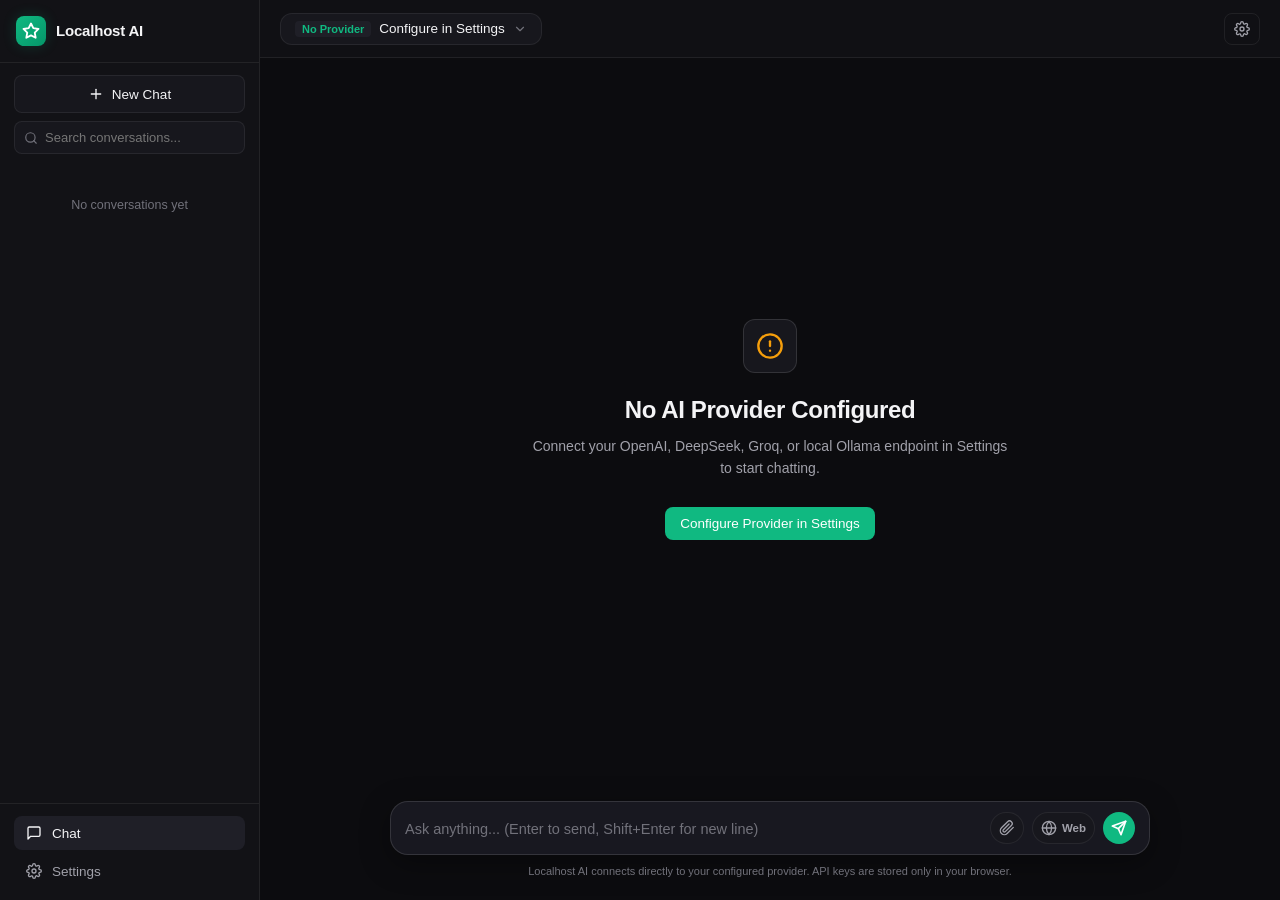
<file: index.html>
<!DOCTYPE html>
<html lang="en" data-theme="dark">
<head>
  <meta charset="UTF-8">
  <meta name="viewport" content="width=device-width, initial-scale=1.0">
  <title>Localhost AI Chat</title>
  <meta name="description" content="Local, privacy-focused ChatGPT-style AI interface built entirely with Vanilla HTML5, CSS3, and JavaScript.">
  <link rel="stylesheet" href="style.css?v=2.2">
  <link rel="icon" href="data:image/svg+xml,%3Csvg xmlns='http://www.w3.org/2000/svg' viewBox='0 0 24 24' fill='%2310b981'%3E%3Cpath d='M12 2C6.48 2 2 6.48 2 12s4.48 10 10 10 10-4.48 10-10S17.52 2 12 2zm-1 14H9v-2h2v2zm0-4H9V7h2v5z'/%3E%3C/svg%3E">
</head>
<body>
  <div class="app-container">
    <!-- Mobile Sidebar Backdrop -->
    <div class="sidebar-backdrop" id="sidebar-backdrop"></div>

    <!-- Sidebar Navigation -->
    <aside class="app-sidebar" id="app-sidebar" aria-label="Sidebar Navigation">
      <div class="sidebar-header">
        <div class="app-brand">
          <div class="brand-badge">
            <svg width="18" height="18" viewBox="0 0 24 24" fill="none" stroke="currentColor" stroke-width="2.5" stroke-linecap="round" stroke-linejoin="round">
              <polygon points="12 2 15.09 8.26 22 9.27 17 14.14 18.18 21.02 12 17.77 5.82 21.02 7 14.14 2 9.27 8.91 8.26 12 2"></polygon>
            </svg>
          </div>
          <span class="brand-text">Localhost AI</span>
        </div>
      </div>

      <div class="sidebar-actions">
        <button type="button" class="btn-new-chat" id="btn-new-chat" title="Create a new conversation" onclick="if(window.__startNewChat) window.__startNewChat();">
          <svg width="16" height="16" viewBox="0 0 24 24" fill="none" stroke="currentColor" stroke-width="2" stroke-linecap="round" stroke-linejoin="round">
            <line x1="12" y1="5" x2="12" y2="19"></line>
            <line x1="5" y1="12" x2="19" y2="12"></line>
          </svg>
          <span>New Chat</span>
        </button>

        <div class="sidebar-search-box">
          <svg width="14" height="14" viewBox="0 0 24 24" fill="none" stroke="currentColor" stroke-width="2" stroke-linecap="round" stroke-linejoin="round">
            <circle cx="11" cy="11" r="8"></circle>
            <line x1="21" y1="21" x2="16.65" y2="16.65"></line>
          </svg>
          <input type="search" class="sidebar-search-input" id="search-chats-input" placeholder="Search conversations..." aria-label="Search conversations">
        </div>
      </div>

      <div class="sidebar-history-scroll" id="sidebar-chats-container" role="navigation" aria-label="Chat History">
        <!-- Rendered dynamically by js/ui.js -->
      </div>

      <div class="sidebar-footer">
        <button type="button" class="nav-link-btn active" id="nav-chat-btn" onclick="window.location.hash='#chat'">
          <svg width="16" height="16" viewBox="0 0 24 24" fill="none" stroke="currentColor" stroke-width="2" stroke-linecap="round" stroke-linejoin="round">
            <path d="M21 15a2 2 0 0 1-2 2H7l-4 4V5a2 2 0 0 1 2-2h14a2 2 0 0 1 2 2z"></path>
          </svg>
          <span>Chat</span>
        </button>
        <button type="button" class="nav-link-btn" id="nav-settings-btn" onclick="window.location.hash='#settings'">
          <svg width="16" height="16" viewBox="0 0 24 24" fill="none" stroke="currentColor" stroke-width="2" stroke-linecap="round" stroke-linejoin="round">
            <circle cx="12" cy="12" r="3"></circle>
            <path d="M19.4 15a1.65 1.65 0 0 0 .33 1.82l.06.06a2 2 0 0 1 0 2.83 2 2 0 0 1-2.83 0l-.06-.06a1.65 1.65 0 0 0-1.82-.33 1.65 1.65 0 0 0-1 1.51V21a2 2 0 0 1-2 2 2 2 0 0 1-2-2v-.09A1.65 1.65 0 0 0 9 19.4a1.65 1.65 0 0 0-1.82.33l-.06.06a2 2 0 0 1-2.83 0 2 2 0 0 1 0-2.83l.06-.06a1.65 1.65 0 0 0 .33-1.82 1.65 1.65 0 0 0-1.51-1H3a2 2 0 0 1-2-2 2 2 0 0 1 2-2h.09A1.65 1.65 0 0 0 4.6 9a1.65 1.65 0 0 0-.33-1.82l-.06-.06a2 2 0 0 1 0-2.83 2 2 0 0 1 2.83 0l.06.06a1.65 1.65 0 0 0 1.82.33H9a1.65 1.65 0 0 0 1-1.51V3a2 2 0 0 1 2-2 2 2 0 0 1 2 2v.09a1.65 1.65 0 0 0 1 1.51 1.65 1.65 0 0 0 1.82-.33l.06-.06a2 2 0 0 1 2.83 0 2 2 0 0 1 0 2.83l-.06.06a1.65 1.65 0 0 0-.33 1.82V9a1.65 1.65 0 0 0 1.51 1H21a2 2 0 0 1 2 2 2 2 0 0 1-2 2h-.09a1.65 1.65 0 0 0-1.51 1z"></path>
          </svg>
          <span>Settings</span>
        </button>
      </div>
    </aside>

    <!-- Main Workspace Area -->
    <main class="app-main">
      <!-- Chat View -->
      <section class="chat-view" id="view-chat" style="display: flex; flex-direction: column; height: 100%;">
        <!-- Header Bar with Model Selector -->
        <header class="main-header">
          <div class="header-left">
            <button type="button" class="btn-mobile-sidebar" id="btn-sidebar-toggle" aria-label="Toggle Sidebar Menu">
              <svg width="20" height="20" viewBox="0 0 24 24" fill="none" stroke="currentColor" stroke-width="2" stroke-linecap="round" stroke-linejoin="round">
                <line x1="3" y1="12" x2="21" y2="12"></line>
                <line x1="3" y1="6" x2="21" y2="6"></line>
                <line x1="3" y1="18" x2="21" y2="18"></line>
              </svg>
            </button>

            <!-- Dynamic Model Selector Popover -->
            <div class="model-selector-container">
              <button type="button" class="btn-model-selector" id="model-selector-btn" aria-haspopup="true" aria-expanded="false">
                <span class="model-badge">Loading...</span>
                <span class="model-name">Please wait</span>
                <svg class="chevron-down" width="14" height="14" viewBox="0 0 24 24" fill="none" stroke="currentColor" stroke-width="2" stroke-linecap="round" stroke-linejoin="round">
                  <polyline points="6 9 12 15 18 9"></polyline>
                </svg>
              </button>
              <div class="model-selector-dropdown" id="model-selector-dropdown" role="menu">
                <!-- Injected dynamically -->
              </div>
            </div>
          </div>

          <div class="header-right">
            <button type="button" class="btn-header-action btn-trigger-settings" title="Open Settings" onclick="window.location.hash='#settings'">
              <svg width="16" height="16" viewBox="0 0 24 24" fill="none" stroke="currentColor" stroke-width="2" stroke-linecap="round" stroke-linejoin="round">
                <circle cx="12" cy="12" r="3"></circle>
                <path d="M19.4 15a1.65 1.65 0 0 0 .33 1.82l.06.06a2 2 0 0 1 0 2.83 2 2 0 0 1-2.83 0l-.06-.06a1.65 1.65 0 0 0-1.82-.33 1.65 1.65 0 0 0-1 1.51V21a2 2 0 0 1-2 2 2 2 0 0 1-2-2v-.09A1.65 1.65 0 0 0 9 19.4a1.65 1.65 0 0 0-1.82.33l-.06.06a2 2 0 0 1-2.83 0 2 2 0 0 1 0-2.83l.06-.06a1.65 1.65 0 0 0 .33-1.82 1.65 1.65 0 0 0-1.51-1H3a2 2 0 0 1-2-2 2 2 0 0 1 2-2h.09A1.65 1.65 0 0 0 4.6 9a1.65 1.65 0 0 0-.33-1.82l-.06-.06a2 2 0 0 1 0-2.83 2 2 0 0 1 2.83 0l.06.06a1.65 1.65 0 0 0 1.82.33H9a1.65 1.65 0 0 0 1-1.51V3a2 2 0 0 1 2-2 2 2 0 0 1 2 2v.09a1.65 1.65 0 0 0 1 1.51 1.65 1.65 0 0 0 1.82-.33l.06-.06a2 2 0 0 1 2.83 0 2 2 0 0 1 0 2.83l-.06.06a1.65 1.65 0 0 0-.33 1.82V9a1.65 1.65 0 0 0 1.51 1H21a2 2 0 0 1 2 2 2 2 0 0 1-2 2h-.09a1.65 1.65 0 0 0-1.51 1z"></path>
              </svg>
            </button>
          </div>
        </header>

        <!-- Scrollable Messages Area -->
        <div class="chat-scroll-area" id="chat-scroll-area">
          <!-- Chat Empty State (When no messages in active chat) -->
          <div class="chat-empty-state" id="chat-empty-state" style="display: none;">
            <div class="empty-state-badge">
              <svg width="28" height="28" viewBox="0 0 24 24" fill="none" stroke="currentColor" stroke-width="2" stroke-linecap="round" stroke-linejoin="round">
                <polygon points="12 2 15.09 8.26 22 9.27 17 14.14 18.18 21.02 12 17.77 5.82 21.02 7 14.14 2 9.27 8.91 8.26 12 2"></polygon>
              </svg>
            </div>
            <h2 class="empty-state-title">Where knowledge begins</h2>
            <p class="empty-state-subtitle">Ask anything, analyze data, or generate code with full local streaming speed.</p>
            <div class="quick-prompts-grid">
              <div class="quick-prompt-card" data-prompt="Explain how REST APIs work, including HTTP verbs, status codes, and headers.">
                <div class="prompt-icon">🌐</div>
                <div class="prompt-text-group">
                  <div class="quick-prompt-title">Explain REST APIs</div>
                  <div class="quick-prompt-desc">Endpoints, HTTP verbs, and headers</div>
                </div>
              </div>
              <div class="quick-prompt-card" data-prompt="Write a clean Python script to scrape and parse RSS feeds concurrently using asyncio.">
                <div class="prompt-icon">🐍</div>
                <div class="prompt-text-group">
                  <div class="quick-prompt-title">Python Async Scraper</div>
                  <div class="quick-prompt-desc">Concurrent RSS parser script</div>
                </div>
              </div>
              <div class="quick-prompt-card" data-prompt="Explain quantum computing in simple terms with a real-world analogy.">
                <div class="prompt-icon">⚛️</div>
                <div class="prompt-text-group">
                  <div class="quick-prompt-title">Quantum Computing</div>
                  <div class="quick-prompt-desc">Simple concepts with analogy</div>
                </div>
              </div>
              <div class="quick-prompt-card" data-prompt="Help me debug and optimize this JavaScript function for high throughput.">
                <div class="prompt-icon">⚡</div>
                <div class="prompt-text-group">
                  <div class="quick-prompt-title">Optimize Code</div>
                  <div class="quick-prompt-desc">High throughput performance tuning</div>
                </div>
              </div>
            </div>
          </div>

          <!-- No Provider Configured State -->
          <div class="chat-no-provider-state" id="chat-no-provider-state" style="display: none;">
            <div class="empty-state-badge badge-warning">
              <svg width="28" height="28" viewBox="0 0 24 24" fill="none" stroke="currentColor" stroke-width="2" stroke-linecap="round" stroke-linejoin="round">
                <circle cx="12" cy="12" r="10"></circle>
                <line x1="12" y1="8" x2="12" y2="12"></line>
                <line x1="12" y1="16" x2="12.01" y2="16"></line>
              </svg>
            </div>
            <h2 class="empty-state-title">No AI Provider Configured</h2>
            <p class="empty-state-subtitle">Connect your OpenAI, DeepSeek, Groq, or local Ollama endpoint in Settings to start chatting.</p>
            <button type="button" class="btn btn-primary" onclick="window.location.hash='#settings'">Configure Provider in Settings</button>
          </div>

          <!-- Dynamic Chat Messages -->
          <div class="chat-messages-container" id="chat-messages-container">
            <!-- Messages rendered dynamically by js/ui.js -->
          </div>
        </div>

        <!-- Chat Input Bar -->
        <div class="chat-input-wrapper">
          <!-- Attachment preview strip -->
          <div class="attachment-preview-strip" id="attachment-preview-strip" style="display:none;"></div>

          <div class="chat-input-box">
            <textarea
              class="chat-input-textarea"
              id="chat-input-textarea"
              placeholder="Ask anything... (Enter to send, Shift+Enter for new line)"
              rows="1"
              aria-label="Chat prompt input"
            ></textarea>
            <div class="chat-input-actions">
              <!-- Attach বাটন (ক্লিক = ফাইল/স্ক্রিনশট, রাইট-ক্লিক = ফোল্ডার) -->
              <button type="button" class="btn-attach-file" id="btn-attach-file" aria-label="Attach files" title="Attach files/screenshots (left-click) or a folder (right-click)">
                <svg width="16" height="16" viewBox="0 0 24 24" fill="none" stroke="currentColor" stroke-width="2" stroke-linecap="round" stroke-linejoin="round">
                  <path d="M21.44 11.05l-9.19 9.19a6 6 0 0 1-8.49-8.49l9.19-9.19a4 4 0 0 1 5.66 5.66l-9.2 9.19a2 2 0 0 1-2.83-2.83l8.49-8.48"></path>
                </svg>
              </button>
              <input type="file" id="input-attach-files" multiple style="display:none;">
              <input type="file" id="input-attach-folder" webkitdirectory directory multiple style="display:none;">

              <!-- Web Search টগল -->
              <button type="button" class="btn-web-search-toggle" id="btn-web-search-toggle" aria-label="Toggle web search" title="Toggle real-time web search (configure in Settings)">
                <svg width="16" height="16" viewBox="0 0 24 24" fill="none" stroke="currentColor" stroke-width="2" stroke-linecap="round" stroke-linejoin="round">
                  <circle cx="12" cy="12" r="10"></circle>
                  <line x1="2" y1="12" x2="22" y2="12"></line>
                  <path d="M12 2a15.3 15.3 0 0 1 4 10 15.3 15.3 0 0 1-4 10 15.3 15.3 0 0 1-4-10 15.3 15.3 0 0 1 4-10z"></path>
                </svg>
                <span class="web-search-label">Web</span>
              </button>

              <button type="button" class="btn-send-message" id="btn-send-message" aria-label="Send message" title="Send message">
                <svg width="16" height="16" viewBox="0 0 24 24" fill="none" stroke="currentColor" stroke-width="2.5" stroke-linecap="round" stroke-linejoin="round">
                  <line x1="22" y1="2" x2="11" y2="13"></line>
                  <polygon points="22 2 15 22 11 13 2 9 22 2"></polygon>
                </svg>
              </button>
              <button type="button" class="btn-stop-generation" id="btn-stop-generation" aria-label="Stop generation">
                <span class="stop-square">■</span>
                <span>Stop</span>
              </button>
            </div>
          </div>
          <div class="input-disclaimer">
            Localhost AI connects directly to your configured provider. API keys are stored only in your browser.
          </div>
        </div>
      </section>

      <!-- Settings View -->
      <section class="settings-view" id="view-settings" style="display: none;">
        <div class="settings-container">
          <div class="settings-header">
            <div>
              <h1 class="settings-title">Settings</h1>
              <p class="settings-desc">Manage API providers, appearance themes, chat preferences, and local data storage.</p>
            </div>
            <button type="button" class="btn btn-secondary btn-sm btn-back-to-chat" id="btn-back-to-chat" onclick="window.location.hash='#chat'">
              <svg width="14" height="14" viewBox="0 0 24 24" fill="none" stroke="currentColor" stroke-width="2" stroke-linecap="round" stroke-linejoin="round">
                <line x1="19" y1="12" x2="5" y2="12"></line>
                <polyline points="12 19 5 12 12 5"></polyline>
              </svg>
              <span>Back to Chat</span>
            </button>
          </div>

          <!-- Privacy Notice Banner -->
          <div class="privacy-alert-box">
            <div class="privacy-alert-icon">
              <svg width="20" height="20" viewBox="0 0 24 24" fill="none" stroke="currentColor" stroke-width="2" stroke-linecap="round" stroke-linejoin="round">
                <path d="M12 22s8-4 8-10V5l-8-3-8 3v7c0 6 8 10 8 10z"></path>
              </svg>
            </div>
            <div class="privacy-alert-content">
              <div class="privacy-alert-title">Client-Side Privacy</div>
              <div class="privacy-alert-text">
                Your API keys, providers, and chat history are saved exclusively in your browser's <code>localStorage</code>. No telemetry or credentials are sent to any external server other than the Base URL you configure.
              </div>
            </div>
          </div>

          <!-- AI Providers Section -->
          <div class="settings-section" id="section-providers">
            <div class="settings-section-header">
              <div class="section-title-group">
                <h2 class="settings-section-title">AI Providers</h2>
                <div class="settings-section-desc">Configure multiple OpenAI-compatible API providers (OpenAI, DeepSeek, Groq, Ollama, etc.). Switch models anytime in Chat.</div>
              </div>
              <button type="button" class="btn btn-primary" id="btn-open-add-provider-modal" onclick="window.__openProviderEditor()">
                <svg width="15" height="15" viewBox="0 0 24 24" fill="none" stroke="currentColor" stroke-width="2" stroke-linecap="round" stroke-linejoin="round">
                  <line x1="12" y1="5" x2="12" y2="19"></line>
                  <line x1="5" y1="12" x2="19" y2="12"></line>
                </svg>
                <span>Add Provider</span>
              </button>
            </div>

            <!-- Quick Add Provider Inline Form (Accordion/Card) -->
            <div class="provider-editor-card" id="provider-inline-editor" style="display: none;">
              <div class="editor-card-header">
                <h3 class="editor-title" id="provider-editor-title">Configure Provider</h3>
                <button type="button" class="btn-icon-close" id="btn-close-inline-editor" aria-label="Close Form" onclick="window.__closeProviderEditor()">&times;</button>
              </div>

              <!-- Quick Presets -->
              <div class="form-group">
                <label class="form-label">Click a Preset to Auto-Fill:</label>
                <div class="preset-chips-grid">
                  <button type="button" class="preset-chip" data-preset="openai" onclick="window.__selectPreset('openai')">
                    <span class="preset-chip-name">OpenAI</span>
                    <span class="preset-chip-url">api.openai.com</span>
                  </button>
                  <button type="button" class="preset-chip" data-preset="deepseek" onclick="window.__selectPreset('deepseek')">
                    <span class="preset-chip-name">DeepSeek</span>
                    <span class="preset-chip-url">api.deepseek.com</span>
                  </button>
                  <button type="button" class="preset-chip" data-preset="tokenharbor" onclick="window.__selectPreset('tokenharbor')">
                    <span class="preset-chip-name">TokenHarbor</span>
                    <span class="preset-chip-url">tokenharbor.ai</span>
                  </button>
                  <button type="button" class="preset-chip" data-preset="groq" onclick="window.__selectPreset('groq')">
                    <span class="preset-chip-name">Groq</span>
                    <span class="preset-chip-url">api.groq.com</span>
                  </button>
                  <button type="button" class="preset-chip" data-preset="ollama" onclick="window.__selectPreset('ollama')">
                    <span class="preset-chip-name">Ollama Local</span>
                    <span class="preset-chip-url">localhost:11434</span>
                  </button>
                  <button type="button" class="preset-chip" data-preset="openrouter" onclick="window.__selectPreset('openrouter')">
                    <span class="preset-chip-name">OpenRouter</span>
                    <span class="preset-chip-url">openrouter.ai</span>
                  </button>
                  <button type="button" class="preset-chip" data-preset="lmstudio" onclick="window.__selectPreset('lmstudio')">
                    <span class="preset-chip-name">LM Studio</span>
                    <span class="preset-chip-url">localhost:1234</span>
                  </button>
                </div>
              </div>

              <form id="provider-form">
                <div class="form-grid-2">
                  <div class="form-group">
                    <label class="form-label" for="provider-name">Provider Name <span class="required">*</span></label>
                    <input type="text" class="input-field" id="provider-name" placeholder="e.g. OpenAI, DeepSeek, Local Ollama" required>
                  </div>

                  <div class="form-group">
                    <label class="form-label" for="provider-base-url">Base URL <span class="required">*</span></label>
                    <input type="url" class="input-field" id="provider-base-url" placeholder="https://api.openai.com/v1" required>
                  </div>
                </div>

                <div class="form-group">
                  <label class="form-label" for="provider-api-key">API Key (Optional for local Ollama)</label>
                  <div class="password-input-group">
                    <input type="password" class="input-field" id="provider-api-key" placeholder="sk-••••••••••••••••••••••••••••••••" autocomplete="off">
                    <button type="button" class="btn-toggle-password" id="btn-toggle-key-visibility" aria-label="Show API Key" title="Show/Hide Key" onclick="window.__toggleKeyVisibility()">
                      <svg class="eye-icon" width="16" height="16" viewBox="0 0 24 24" fill="none" stroke="currentColor" stroke-width="2" stroke-linecap="round" stroke-linejoin="round">
                        <path d="M1 12s4-8 11-8 11 8 11 8-4 8-11 8-11-8-11-8z"></path>
                        <circle cx="12" cy="12" r="3"></circle>
                      </svg>
                    </button>
                  </div>
                </div>

                <div class="form-group">
                  <label class="form-label">Configured Models <span class="required">*</span></label>
                  <div class="models-input-container" id="provider-models-inputs">
                    <div class="model-input-row">
                      <input type="text" class="input-field model-name-input" placeholder="e.g. gpt-4o, deepseek-chat" value="" required>
                      <button type="button" class="btn btn-icon-only btn-remove-model" title="Remove Model" aria-label="Remove Model">
                        <svg width="15" height="15" viewBox="0 0 24 24" fill="none" stroke="currentColor" stroke-width="2" stroke-linecap="round" stroke-linejoin="round">
                          <line x1="18" y1="6" x2="6" y2="18"></line>
                          <line x1="6" y1="6" x2="18" y2="18"></line>
                        </svg>
                      </button>
                    </div>
                  </div>
                  <button type="button" class="btn btn-secondary btn-sm" id="btn-add-model-input" onclick="window.__addModelRow()">
                    + Add Another Model
                  </button>
                </div>

                <div id="connection-test-result" class="test-result-box" style="display: none;"></div>

                <div class="form-actions-bar">
                  <button type="button" class="btn btn-secondary" id="btn-test-connection">Test Connection</button>
                  <div class="form-actions-right">
                    <button type="button" class="btn btn-secondary" id="btn-cancel-provider-form" onclick="window.__closeProviderEditor()">Cancel</button>
                    <button type="submit" class="btn btn-primary" id="btn-save-provider">Save Provider</button>
                  </div>
                </div>
              </form>
            </div>

            <!-- Configured Providers List -->
            <div class="providers-list" id="providers-list-container">
              <!-- Dynamically populated with cards -->
            </div>
          </div>

          <!-- Custom Instructions (System Prompt) Section -->
          <div class="settings-section" id="section-custom-instructions">
            <div class="settings-section-header">
              <div class="section-title-group">
                <h2 class="settings-section-title">Custom Instructions (System Prompt)</h2>
                <div class="settings-section-desc">Set global persona, formatting guidelines, or instructions the model should follow across all conversations.</div>
              </div>
            </div>

            <div class="form-group">
              <label class="form-label">Instruction Presets (Click to Auto-Fill):</label>
              <div class="preset-chips-grid custom-instructions-presets">
                <button type="button" class="preset-chip" onclick="window.__setInstructionPreset('coder')">
                  <span class="preset-chip-name">Senior Coder</span>
                  <span class="preset-chip-url">Clean, performant code</span>
                </button>
                <button type="button" class="preset-chip" onclick="window.__setInstructionPreset('concise')">
                  <span class="preset-chip-name">Direct & Concise</span>
                  <span class="preset-chip-url">No filler or preambles</span>
                </button>
                <button type="button" class="preset-chip" onclick="window.__setInstructionPreset('tutor')">
                  <span class="preset-chip-name">Expert Tutor</span>
                  <span class="preset-chip-url">Step-by-step concepts</span>
                </button>
                <button type="button" class="preset-chip" onclick="window.__setInstructionPreset('clear')">
                  <span class="preset-chip-name">Reset / Clear</span>
                  <span class="preset-chip-url">Remove instructions</span>
                </button>
              </div>
            </div>

            <div class="form-group" style="margin-bottom: 0;">
              <label class="form-label" for="custom-instructions-input">System Instructions Text</label>
              <textarea
                class="input-field custom-instructions-textarea"
                id="custom-instructions-input"
                rows="4"
                placeholder="e.g. You are a senior software engineer. Answer questions with clean, well-tested code and direct, concise explanations. Avoid unnecessary filler."
              ></textarea>
            </div>
          </div>

          <!-- Web Search Section (URL দিলেই auto-detect) -->
          <div class="settings-section" id="section-web-search">
            <div class="settings-section-header">
              <div class="section-title-group">
                <h2 class="settings-section-title">Web Search (Real-Time Data)</h2>
                <div class="settings-section-desc">শুধু সার্চ ইঞ্জিনের URL দিন — চ্যাট নিজে থেকে ঠিক search URL ও ফরম্যাট বুঝে কাজ শুরু করবে। চালু থাকলে প্রতিটি প্রশ্নের সাথে ওয়েব ফলাফল AI-কে দেওয়া হবে। চ্যাটের 🌐 Web বাটন দিয়েও অন/অফ করা যায়।</div>
              </div>
              <label class="toggle-switch">
                <input type="checkbox" id="check-web-search-enabled">
                <span class="toggle-slider"></span>
              </label>
            </div>

            <div class="form-group">
              <label class="form-label" for="search-engine-url">Search Engine URL</label>
              <input type="text" class="input-field" id="search-engine-url" placeholder="https://duckduckgo.com  বা  https://your-searxng.example.com" autocomplete="off" spellcheck="false">
            </div>

            <div class="form-group">
              <label class="form-label">দ্রুত বেছে নিন:</label>
              <div class="preset-chips-grid">
                <button type="button" class="preset-chip search-preset-chip" data-search-url="https://duckduckgo.com">
                  <span class="preset-chip-name">DuckDuckGo</span>
                  <span class="preset-chip-url">duckduckgo.com</span>
                </button>
                <button type="button" class="preset-chip search-preset-chip" data-search-url="https://www.bing.com">
                  <span class="preset-chip-name">Bing</span>
                  <span class="preset-chip-url">bing.com</span>
                </button>
                <button type="button" class="preset-chip search-preset-chip" data-search-url="https://search.brave.com">
                  <span class="preset-chip-name">Brave</span>
                  <span class="preset-chip-url">search.brave.com</span>
                </button>
                <button type="button" class="preset-chip search-preset-chip" data-search-url="https://www.google.com">
                  <span class="preset-chip-name">Google</span>
                  <span class="preset-chip-url">google.com</span>
                </button>
                <button type="button" class="preset-chip search-preset-chip" data-search-url="https://en.wikipedia.org">
                  <span class="preset-chip-name">Wikipedia</span>
                  <span class="preset-chip-url">wikipedia.org</span>
                </button>
              </div>
            </div>

            <div id="search-detect-badge" class="test-result-box" style="display:none;"></div>

            <details style="margin-top: 14px;">
              <summary class="form-label" style="cursor:pointer;">উন্নত: API Key (শুধু যে ইঞ্জিনের key লাগে)</summary>
              <div class="form-group" style="margin-top: 10px;">
                <input type="password" class="input-field" id="search-api-key" placeholder="ঐচ্ছিক — Brave API, Google Custom Search ইত্যাদির জন্য" autocomplete="off">
              </div>
            </details>

            <div class="form-actions-bar">
              <button type="button" class="btn btn-secondary" id="btn-test-search">Detect &amp; Test</button>
            </div>
          </div>

          <!-- Appearance Section -->
          <div class="settings-section">
            <div class="settings-section-header">
              <div class="section-title-group">
                <h2 class="settings-section-title">Appearance</h2>
                <div class="settings-section-desc">Customize UI color themes, density, and animation effects.</div>
              </div>
            </div>

            <div class="setting-option-row">
              <div class="setting-option-info">
                <div class="setting-option-title">Theme</div>
                <div class="setting-option-desc">Select dark mode, light mode, or synchronize with your OS preference.</div>
              </div>
              <div class="theme-selector-cards">
                <label class="theme-card">
                  <input type="radio" name="theme-option" value="dark">
                  <div class="theme-card-inner">
                    <div class="theme-swatch dark-swatch"></div>
                    <span>Dark</span>
                  </div>
                </label>
                <label class="theme-card">
                  <input type="radio" name="theme-option" value="light">
                  <div class="theme-card-inner">
                    <div class="theme-swatch light-swatch"></div>
                    <span>Light</span>
                  </div>
                </label>
                <label class="theme-card">
                  <input type="radio" name="theme-option" value="system">
                  <div class="theme-card-inner">
                    <div class="theme-swatch system-swatch"></div>
                    <span>System</span>
                  </div>
                </label>
              </div>
            </div>

            <div class="setting-option-row">
              <div class="setting-option-info">
                <div class="setting-option-title">Compact Mode</div>
                <div class="setting-option-desc">Reduce message padding and avatar sizes for higher information density.</div>
              </div>
              <label class="toggle-switch">
                <input type="checkbox" id="check-compact-mode">
                <span class="toggle-slider"></span>
              </label>
            </div>

            <div class="setting-option-row">
              <div class="setting-option-info">
                <div class="setting-option-title">Interface Animations</div>
                <div class="setting-option-desc">Enable smooth transitions, toast slide-ins, and typing indicators.</div>
              </div>
              <label class="toggle-switch">
                <input type="checkbox" id="check-animations" checked>
                <span class="toggle-slider"></span>
              </label>
            </div>
          </div>

          <!-- Chat Preferences Section -->
          <div class="settings-section">
            <div class="settings-section-header">
              <div class="section-title-group">
                <h2 class="settings-section-title">Chat Preferences</h2>
                <div class="settings-section-desc">Customize message submission behavior and display options.</div>
              </div>
            </div>

            <div class="setting-option-row">
              <div class="setting-option-info">
                <div class="setting-option-title">Enter to Send</div>
                <div class="setting-option-desc">Press Enter to send message, Shift+Enter to insert a newline.</div>
              </div>
              <label class="toggle-switch">
                <input type="checkbox" id="check-enter-send" checked>
                <span class="toggle-slider"></span>
              </label>
            </div>

            <div class="setting-option-row">
              <div class="setting-option-info">
                <div class="setting-option-title">Show Timestamps</div>
                <div class="setting-option-desc">Display message creation timestamps alongside usernames.</div>
              </div>
              <label class="toggle-switch">
                <input type="checkbox" id="check-timestamps" checked>
                <span class="toggle-slider"></span>
              </label>
            </div>

            <div class="setting-option-row">
              <div class="setting-option-info">
                <div class="setting-option-title">Auto-Scroll</div>
                <div class="setting-option-desc">Automatically scroll down as streaming response tokens arrive.</div>
              </div>
              <label class="toggle-switch">
                <input type="checkbox" id="check-autoscroll" checked>
                <span class="toggle-slider"></span>
              </label>
            </div>

            <div class="setting-option-row">
              <div class="setting-option-info">
                <div class="setting-option-title">Markdown Formatting</div>
                <div class="setting-option-desc">Render formatted headings, lists, tables, and syntax code blocks.</div>
              </div>
              <label class="toggle-switch">
                <input type="checkbox" id="check-markdown" checked>
                <span class="toggle-slider"></span>
              </label>
            </div>

            <div class="setting-option-row">
              <div class="setting-option-info">
                <div class="setting-option-title">Developer Mode</div>
                <div class="setting-option-desc">Display telemetry metrics (HTTP status, latency ms, streaming state, payload size) below AI responses.</div>
              </div>
              <label class="toggle-switch">
                <input type="checkbox" id="check-dev-mode">
                <span class="toggle-slider"></span>
              </label>
            </div>
          </div>

          <!-- Storage & Backup Section -->
          <div class="settings-section">
            <div class="settings-section-header">
              <div class="section-title-group">
                <h2 class="settings-section-title">Storage & Data Management</h2>
                <div class="settings-section-desc">Monitor browser storage usage, download full JSON backups, or restore data.</div>
              </div>
            </div>

            <div class="storage-stats-grid">
              <div class="stat-card">
                <div class="stat-value" id="stat-providers-count">0</div>
                <div class="stat-label">Providers</div>
              </div>
              <div class="stat-card">
                <div class="stat-value" id="stat-chats-count">0</div>
                <div class="stat-label">Conversations</div>
              </div>
              <div class="stat-card">
                <div class="stat-value" id="stat-messages-count">0</div>
                <div class="stat-label">Messages</div>
              </div>
              <div class="stat-card">
                <div class="stat-value" id="stat-storage-size">0 B</div>
                <div class="stat-label">Storage Used</div>
              </div>
            </div>

            <div class="storage-actions-bar">
              <button type="button" class="btn btn-secondary" id="btn-export-data">
                <svg width="15" height="15" viewBox="0 0 24 24" fill="none" stroke="currentColor" stroke-width="2" stroke-linecap="round" stroke-linejoin="round">
                  <path d="M21 15v4a2 2 0 0 1-2 2H5a2 2 0 0 1-2-2v-4"></path>
                  <polyline points="7 10 12 15 17 10"></polyline>
                  <line x1="12" y1="15" x2="12" y2="3"></line>
                </svg>
                <span>Export Backup (.json)</span>
              </button>
              <input type="file" id="input-import-file" accept=".json" style="display: none;">
              <button type="button" class="btn btn-secondary" id="btn-import-data">
                <svg width="15" height="15" viewBox="0 0 24 24" fill="none" stroke="currentColor" stroke-width="2" stroke-linecap="round" stroke-linejoin="round">
                  <path d="M21 15v4a2 2 0 0 1-2 2H5a2 2 0 0 1-2-2v-4"></path>
                  <polyline points="17 8 12 3 7 8"></polyline>
                  <line x1="12" y1="3" x2="12" y2="15"></line>
                </svg>
                <span>Import Backup</span>
              </button>
              <button type="button" class="btn btn-danger-outline" id="btn-clear-conversations">Clear Conversations</button>
              <button type="button" class="btn btn-danger" id="btn-clear-all-data">Wipe All Local Data</button>
            </div>
          </div>

          <!-- About Section -->
          <div class="settings-section">
            <div class="settings-section-header">
              <div class="section-title-group">
                <h2 class="settings-section-title">About Localhost AI</h2>
                <div class="settings-section-desc">Vanilla HTML5, CSS3, and JavaScript running 100% in your browser.</div>
              </div>
            </div>
            <p class="about-text">
              This application makes direct browser-to-API requests via standard <code>fetch()</code> with Server-Sent Events (SSE) streaming support.
              There is zero server backend; all conversations, keys, and settings are saved locally in your browser's <code>localStorage</code>.
              <br><br>
              <strong>CORS Notice:</strong> Your configured endpoint must return <code>Access-Control-Allow-Origin</code> headers for direct browser requests (e.g. OpenRouter, Cloudflare AI Gateway, or local Ollama started with <code>OLLAMA_ORIGINS="*"</code>).
            </p>
          </div>
        </div>
      </section>
    </main>
  </div>

  <!-- Reusable Confirmation Modal -->
  <div class="modal-overlay" id="confirm-modal" role="dialog" aria-modal="true" aria-labelledby="confirm-modal-title">
    <div class="modal-card">
      <div class="modal-header">
        <h3 class="modal-title" id="confirm-modal-title">Confirm Action</h3>
        <button type="button" class="btn-modal-close" id="btn-confirm-close" aria-label="Close modal">&times;</button>
      </div>
      <div class="modal-body" id="confirm-modal-message">
        Are you sure you want to perform this action?
      </div>
      <div class="modal-footer">
        <button type="button" class="btn btn-secondary" id="btn-confirm-cancel">Cancel</button>
        <button type="button" class="btn btn-danger" id="btn-confirm-action">Confirm</button>
      </div>
    </div>
  </div>

  <!-- Rename Conversation Modal -->
  <div class="modal-overlay" id="rename-modal" role="dialog" aria-modal="true" aria-labelledby="rename-modal-title">
    <div class="modal-card">
      <div class="modal-header">
        <h3 class="modal-title" id="rename-modal-title">Rename Conversation</h3>
        <button type="button" class="btn-modal-close" id="btn-rename-close" aria-label="Close modal">&times;</button>
      </div>
      <div class="modal-body">
        <label for="rename-chat-input" class="form-label">Conversation Title</label>
        <input type="text" class="input-field" id="rename-chat-input" maxlength="80">
      </div>
      <div class="modal-footer">
        <button type="button" class="btn btn-secondary" id="btn-rename-cancel">Cancel</button>
        <button type="button" class="btn btn-primary" id="btn-rename-save">Save</button>
      </div>
    </div>
  </div>

  <!-- Toast Notification Container -->
  <div class="toast-container" id="toast-container" aria-live="polite"></div>

  <!-- Direct Global Helper Script (Guaranteed immediate execution before modules) -->
  <script>
    window.__openProviderEditor = function(id) {
      var editor = document.getElementById('provider-inline-editor');
      if (editor) {
        editor.style.display = 'block';
        editor.scrollIntoView({ behavior: 'smooth', block: 'nearest' });
      }
      var nameInput = document.getElementById('provider-name');
      if (nameInput) nameInput.focus();
    };

    window.__closeProviderEditor = function() {
      var editor = document.getElementById('provider-inline-editor');
      if (editor) editor.style.display = 'none';
      var form = document.getElementById('provider-form');
      if (form) form.reset();
      var testRes = document.getElementById('connection-test-result');
      if (testRes) testRes.style.display = 'none';
    };

    window.__selectPreset = function(key) {
      var presets = {
        openai: { name: 'OpenAI', baseUrl: 'https://api.openai.com/v1', models: ['gpt-4o', 'gpt-4o-mini'] },
        deepseek: { name: 'DeepSeek', baseUrl: 'https://api.deepseek.com/v1', models: ['deepseek-chat', 'deepseek-reasoner'] },
        groq: { name: 'Groq', baseUrl: 'https://api.groq.com/openai/v1', models: ['llama-3.3-70b-versatile', 'llama-3.1-8b-instant'] },
        ollama: { name: 'Ollama (Local)', baseUrl: 'http://localhost:11434/v1', models: ['llama3', 'mistral'] },
        openrouter: { name: 'OpenRouter', baseUrl: 'https://openrouter.ai/api/v1', models: ['anthropic/claude-3.5-sonnet'] },
        lmstudio: { name: 'LM Studio (Local)', baseUrl: 'http://localhost:1234/v1', models: ['local-model'] }
      };
      var p = presets[key];
      if (!p) return;
      var nameInput = document.getElementById('provider-name');
      var urlInput = document.getElementById('provider-base-url');
      if (nameInput) nameInput.value = p.name;
      if (urlInput) urlInput.value = p.baseUrl;
      var modelsContainer = document.getElementById('provider-models-inputs');
      if (modelsContainer && p.models) {
        modelsContainer.innerHTML = '';
        p.models.forEach(function(m) {
          window.__appendModelInput(modelsContainer, m);
        });
      }
      window.__openProviderEditor();
    };

    window.__appendModelInput = function(container, val) {
      if (!container) return;
      var row = document.createElement('div');
      row.className = 'model-input-row';
      row.innerHTML = '<input type="text" class="input-field model-name-input" placeholder="e.g. gpt-4o" value="' + (val || '') + '" required>' +
        '<button type="button" class="btn btn-icon-only btn-remove-model" title="Remove Model" onclick="this.closest(\'.model-input-row\').remove()">' +
        '<svg width="15" height="15" viewBox="0 0 24 24" fill="none" stroke="currentColor" stroke-width="2" stroke-linecap="round" stroke-linejoin="round"><line x1="18" y1="6" x2="6" y2="18"></line><line x1="6" y1="6" x2="18" y2="18"></line></svg>' +
        '</button>';
      container.appendChild(row);
    };

    window.__addModelRow = function() {
      var modelsContainer = document.getElementById('provider-models-inputs');
      window.__appendModelInput(modelsContainer, '');
    };

    window.__toggleKeyVisibility = function() {
      var apiKeyInput = document.getElementById('provider-api-key');
      var keyToggleBtn = document.getElementById('btn-toggle-key-visibility');
      if (apiKeyInput && keyToggleBtn) {
        var isPass = apiKeyInput.type === 'password';
        apiKeyInput.type = isPass ? 'text' : 'password';
        keyToggleBtn.setAttribute('aria-label', isPass ? 'Hide API Key' : 'Show API Key');
      }
    };

    window.__setInstructionPreset = function(type) {
      var presets = {
        coder: 'You are an expert senior software engineer. Provide clean, performant, and production-ready code with concise explanations. Focus on best practices and avoid unnecessary boilerplate.',
        concise: 'Be extremely direct, concise, and accurate. Avoid conversational filler, preambles, and summaries. Get straight to the answer.',
        tutor: 'You are an empathetic, world-class educator. Explain complex concepts step-by-step with clear analogies, real-world examples, and intuitive summaries.',
        clear: ''
      };
      var textarea = document.getElementById('custom-instructions-input');
      if (textarea) {
        textarea.value = presets[type] !== undefined ? presets[type] : '';
        textarea.dispatchEvent(new Event('input', { bubbles: true }));
      }
    };

    window.__selectChat = function(chatId) {
      localStorage.setItem('aichat_active_chat_id', JSON.stringify(chatId));
      window.location.hash = '#chat';
    };
  </script>

  <!-- Main JavaScript Application Bootstrap (ES Module with cache-busting) -->
  <script type="module" src="js/app.js?v=2.2"></script>
</body>
</html>
</file>
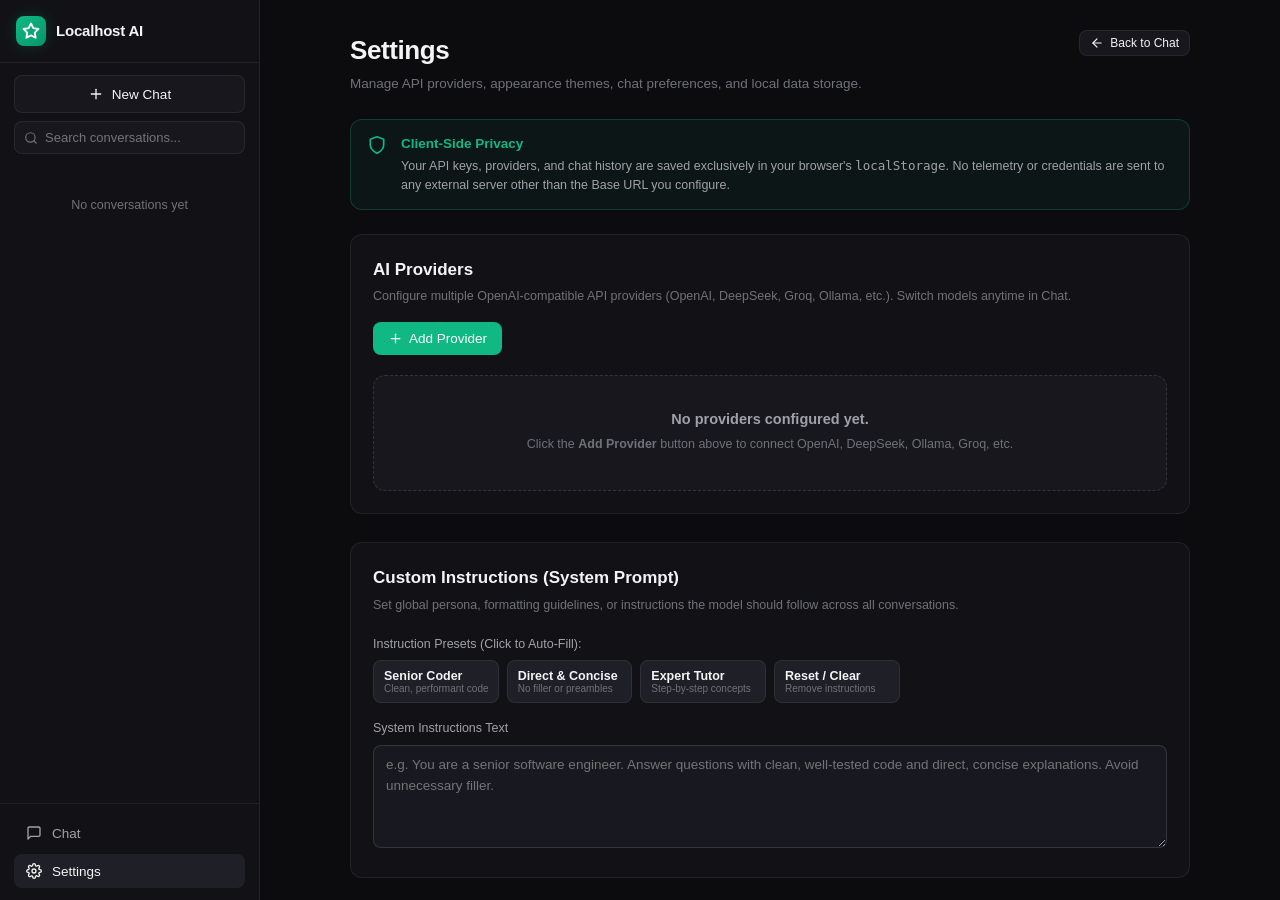
<file: settings.html>
<!DOCTYPE html>
<html lang="en">
<head>
  <meta charset="UTF-8">
  <meta http-equiv="refresh" content="0; url=index.html#settings">
  <title>Settings - Localhost AI Chat</title>
  <script>
    window.location.replace('index.html#settings');
  </script>
</head>
<body style="background-color: #18181b; color: #f4f4f5; font-family: sans-serif; display: flex; align-items: center; justify-content: center; height: 100vh; margin: 0;">
  <p>Redirecting to <a href="index.html#settings" style="color: #10b981;">Settings</a>...</p>
</body>
</html>
</file>
<file: style.css>
/**
 * Localhost AI Chat - Modern Interface Stylesheet
 * 100% Pure CSS3 with CSS Variables & Dark/Light Theming
 */

:root {
  /* Dark Theme Palette (Default) */
  --bg-app: #0c0c0f;
  --bg-primary: #121216;
  --bg-secondary: #17171d;
  --bg-tertiary: #1f1f27;
  --bg-hover: #262631;
  --bg-input: #181820;

  --border-subtle: rgba(255, 255, 255, 0.07);
  --border-medium: rgba(255, 255, 255, 0.12);
  --border-focus: #10b981;

  --text-primary: #f4f4f6;
  --text-secondary: #a1a1aa;
  --text-muted: #71717a;

  --accent: #10b981;
  --accent-hover: #059669;
  --accent-glow: rgba(16, 185, 129, 0.2);
  --accent-text: #ffffff;

  --danger: #ef4444;
  --danger-hover: #dc2626;
  --danger-bg: rgba(239, 68, 68, 0.12);

  --warning: #f59e0b;
  --warning-bg: rgba(245, 158, 11, 0.12);

  --success: #10b981;
  --success-bg: rgba(16, 185, 129, 0.12);

  --info: #3b82f6;
  --info-bg: rgba(59, 130, 246, 0.12);

  --code-bg: #09090c;
  --code-header-bg: #141419;
  --inline-code-bg: #1e1e26;

  --radius-xs: 4px;
  --radius-sm: 8px;
  --radius-md: 12px;
  --radius-lg: 18px;
  --radius-xl: 24px;
  --radius-full: 9999px;

  --font-sans: -apple-system, BlinkMacSystemFont, "Segoe UI", Roboto, Inter, Helvetica, Arial, sans-serif;
  --font-mono: ui-monospace, SFMono-Regular, Menlo, Monaco, Consolas, "Liberation Mono", monospace;

  --sidebar-width: 260px;
  --header-height: 58px;
  --transition-fast: 0.15s cubic-bezier(0.4, 0, 0.2, 1);
  --transition-normal: 0.25s cubic-bezier(0.4, 0, 0.2, 1);
}

[data-theme="light"] {
  --bg-app: #f4f4f7;
  --bg-primary: #ffffff;
  --bg-secondary: #f8f8fb;
  --bg-tertiary: #ebebf2;
  --bg-hover: #e2e2ec;
  --bg-input: #ffffff;

  --border-subtle: rgba(0, 0, 0, 0.08);
  --border-medium: rgba(0, 0, 0, 0.15);
  --border-focus: #10b981;

  --text-primary: #121216;
  --text-secondary: #52525b;
  --text-muted: #71717a;

  --code-bg: #1e1e26;
  --code-header-bg: #2b2b36;
  --inline-code-bg: #e6e6ef;
}

/* Global Reset */
*, *::before, *::after {
  box-sizing: border-box;
  margin: 0;
  padding: 0;
}

html, body {
  height: 100%;
  width: 100%;
  font-family: var(--font-sans);
  font-size: 14.5px;
  line-height: 1.55;
  color: var(--text-primary);
  background-color: var(--bg-app);
  overflow: hidden;
  -webkit-font-smoothing: antialiased;
}

/* Custom Scrollbar */
::-webkit-scrollbar {
  width: 6px;
  height: 6px;
}
::-webkit-scrollbar-track {
  background: transparent;
}
::-webkit-scrollbar-thumb {
  background: rgba(255, 255, 255, 0.12);
  border-radius: var(--radius-full);
}
::-webkit-scrollbar-thumb:hover {
  background: rgba(255, 255, 255, 0.22);
}

/* Animations Control */
body.no-animations * {
  transition: none !important;
  animation: none !important;
}

/* Compact Mode */
body.compact-mode .message-row {
  padding: 10px 14px;
}
body.compact-mode .message-avatar {
  width: 28px;
  height: 28px;
  font-size: 11px;
}
body.compact-mode {
  font-size: 13.5px;
}

/* Layout */
.app-container {
  display: flex;
  height: 100vh;
  width: 100vw;
  overflow: hidden;
  position: relative;
  background-color: var(--bg-app);
}

/* Sidebar */
.app-sidebar {
  width: var(--sidebar-width);
  height: 100%;
  background-color: var(--bg-primary);
  border-right: 1px solid var(--border-subtle);
  display: flex;
  flex-direction: column;
  flex-shrink: 0;
  z-index: 100;
  transition: transform var(--transition-normal);
}

.sidebar-header {
  padding: 16px;
  display: flex;
  align-items: center;
  justify-content: space-between;
  border-bottom: 1px solid var(--border-subtle);
}

.app-brand {
  display: flex;
  align-items: center;
  gap: 10px;
}

.brand-badge {
  width: 30px;
  height: 30px;
  background: linear-gradient(135deg, #10b981 0%, #059669 100%);
  color: #ffffff;
  border-radius: var(--radius-sm);
  display: flex;
  align-items: center;
  justify-content: center;
  box-shadow: 0 0 14px var(--accent-glow);
}

.brand-text {
  font-weight: 700;
  font-size: 15px;
  letter-spacing: -0.2px;
  color: var(--text-primary);
}

.sidebar-actions {
  padding: 12px 14px;
  display: flex;
  flex-direction: column;
  gap: 8px;
}

.btn-new-chat {
  display: flex;
  align-items: center;
  justify-content: center;
  gap: 8px;
  width: 100%;
  padding: 10px 14px;
  background-color: var(--bg-secondary);
  color: var(--text-primary);
  border: 1px solid var(--border-subtle);
  border-radius: var(--radius-sm);
  font-weight: 500;
  font-size: 13.5px;
  cursor: pointer;
  transition: all var(--transition-fast);
}

.btn-new-chat:hover {
  background-color: var(--bg-tertiary);
  border-color: var(--border-medium);
}

.sidebar-search-box {
  position: relative;
  width: 100%;
}

.sidebar-search-box svg {
  position: absolute;
  left: 10px;
  top: 50%;
  transform: translateY(-50%);
  color: var(--text-muted);
  pointer-events: none;
}

.sidebar-search-input {
  width: 100%;
  padding: 8px 10px 8px 30px;
  background-color: var(--bg-secondary);
  border: 1px solid var(--border-subtle);
  border-radius: var(--radius-sm);
  color: var(--text-primary);
  font-size: 13px;
  outline: none;
  transition: border-color var(--transition-fast);
}

.sidebar-search-input:focus {
  border-color: var(--accent);
}

/* Sidebar History */
.sidebar-history-scroll {
  flex: 1;
  overflow-y: auto;
  padding: 6px 10px;
}

.sidebar-group {
  margin-bottom: 16px;
}

.sidebar-group-title {
  font-size: 11px;
  font-weight: 600;
  text-transform: uppercase;
  letter-spacing: 0.6px;
  color: var(--text-muted);
  padding: 6px 8px 4px;
}

.sidebar-chat-item {
  display: flex;
  align-items: center;
  justify-content: space-between;
  padding: 8px 10px;
  border-radius: var(--radius-sm);
  cursor: pointer;
  color: var(--text-secondary);
  font-size: 13.5px;
  margin-bottom: 2px;
  transition: all var(--transition-fast);
  position: relative;
}

.sidebar-chat-item:hover {
  background-color: var(--bg-secondary);
  color: var(--text-primary);
}

.sidebar-chat-item.active {
  background-color: var(--bg-tertiary);
  color: var(--text-primary);
  font-weight: 500;
}

.sidebar-chat-item.active::before {
  content: "";
  position: absolute;
  left: 0;
  top: 6px;
  bottom: 6px;
  width: 3px;
  background-color: var(--accent);
  border-radius: 0 4px 4px 0;
}

.chat-item-text {
  flex: 1;
  white-space: nowrap;
  overflow: hidden;
  text-overflow: ellipsis;
  margin-right: 6px;
}

.btn-chat-menu {
  background: transparent;
  border: none;
  color: var(--text-muted);
  cursor: pointer;
  padding: 3px;
  border-radius: var(--radius-xs);
  display: flex;
  align-items: center;
  justify-content: center;
  opacity: 0.5;
  transition: all var(--transition-fast);
}

.sidebar-chat-item:hover .btn-chat-menu,
.sidebar-chat-item.active .btn-chat-menu {
  opacity: 1;
}

.btn-chat-menu:hover {
  color: var(--text-primary);
  background-color: var(--bg-hover);
}

.sidebar-empty-state {
  padding: 24px 12px;
  text-align: center;
  color: var(--text-muted);
  font-size: 12.5px;
}

/* Sidebar Footer */
.sidebar-footer {
  padding: 12px 14px;
  border-top: 1px solid var(--border-subtle);
  display: flex;
  flex-direction: column;
  gap: 4px;
}

.nav-link-btn {
  display: flex;
  align-items: center;
  gap: 10px;
  padding: 9px 12px;
  border-radius: var(--radius-sm);
  color: var(--text-secondary);
  text-decoration: none;
  font-size: 13.5px;
  font-weight: 500;
  background: transparent;
  border: none;
  cursor: pointer;
  width: 100%;
  text-align: left;
  transition: all var(--transition-fast);
}

.nav-link-btn:hover {
  background-color: var(--bg-secondary);
  color: var(--text-primary);
}

.nav-link-btn.active {
  background-color: var(--bg-tertiary);
  color: var(--text-primary);
}

/* Main Content Area */
.app-main {
  flex: 1;
  display: flex;
  flex-direction: column;
  height: 100%;
  overflow: hidden;
  background-color: var(--bg-app);
  position: relative;
}

/* Header Bar */
.main-header {
  height: var(--header-height);
  border-bottom: 1px solid var(--border-subtle);
  display: flex;
  align-items: center;
  justify-content: space-between;
  padding: 0 20px;
  background-color: rgba(18, 18, 22, 0.85);
  backdrop-filter: blur(16px);
  z-index: 50;
}

.header-left {
  display: flex;
  align-items: center;
  gap: 12px;
}

.btn-mobile-sidebar {
  display: none;
  background: transparent;
  border: none;
  color: var(--text-primary);
  cursor: pointer;
  padding: 6px;
  border-radius: var(--radius-xs);
}

.btn-header-action {
  background: transparent;
  border: 1px solid var(--border-subtle);
  color: var(--text-secondary);
  cursor: pointer;
  padding: 7px 9px;
  border-radius: var(--radius-sm);
  display: flex;
  align-items: center;
  justify-content: center;
  transition: all var(--transition-fast);
}

.btn-header-action:hover {
  color: var(--text-primary);
  background-color: var(--bg-secondary);
  border-color: var(--border-medium);
}

/* Header Model Selector */
.model-selector-container {
  position: relative;
}

.btn-model-selector {
  display: flex;
  align-items: center;
  gap: 8px;
  padding: 7px 14px;
  background-color: var(--bg-secondary);
  border: 1px solid var(--border-subtle);
  border-radius: var(--radius-md);
  color: var(--text-primary);
  font-size: 13.5px;
  cursor: pointer;
  transition: all var(--transition-fast);
}

.btn-model-selector:hover {
  background-color: var(--bg-tertiary);
  border-color: var(--border-medium);
}

.model-badge {
  font-size: 11px;
  font-weight: 600;
  padding: 2px 7px;
  background-color: var(--bg-tertiary);
  border-radius: var(--radius-xs);
  color: var(--accent);
}

.model-name {
  font-weight: 500;
}

.chevron-down {
  color: var(--text-muted);
  transition: transform var(--transition-fast);
}

.btn-model-selector[aria-expanded="true"] .chevron-down {
  transform: rotate(180deg);
}

.model-selector-dropdown {
  position: absolute;
  top: calc(100% + 6px);
  left: 0;
  width: 290px;
  background-color: var(--bg-primary);
  border: 1px solid var(--border-medium);
  border-radius: var(--radius-md);
  box-shadow: 0 12px 32px rgba(0, 0, 0, 0.5);
  padding: 8px;
  z-index: 200;
  display: none;
  max-height: 380px;
  overflow-y: auto;
}

.model-selector-dropdown.open {
  display: block;
  animation: dropdown-in 0.15s ease-out;
}

@keyframes dropdown-in {
  from { opacity: 0; transform: translateY(-4px); }
  to { opacity: 1; transform: translateY(0); }
}

.model-group {
  margin-bottom: 8px;
}

.model-group-title {
  font-size: 11px;
  font-weight: 600;
  text-transform: uppercase;
  color: var(--text-muted);
  padding: 6px 8px 4px;
}

.model-option {
  display: flex;
  align-items: center;
  justify-content: space-between;
  padding: 8px 10px;
  border-radius: var(--radius-sm);
  font-size: 13px;
  color: var(--text-secondary);
  cursor: pointer;
  transition: all var(--transition-fast);
}

.model-option:hover {
  background-color: var(--bg-secondary);
  color: var(--text-primary);
}

.model-option.selected {
  background-color: var(--bg-tertiary);
  color: var(--accent);
  font-weight: 600;
}

.check-mark {
  color: var(--accent);
  font-weight: bold;
}

/* Chat Scroll & Messages Area */
.chat-scroll-area {
  flex: 1;
  overflow-y: auto;
  position: relative;
  display: flex;
  flex-direction: column;
}

.chat-messages-container {
  display: flex;
  flex-direction: column;
  max-width: 800px;
  width: 100%;
  margin: 0 auto;
  padding: 24px 20px 40px;
  gap: 22px;
}

/* Message Rows */
.message-row {
  display: flex;
  gap: 14px;
  width: 100%;
}

.message-avatar {
  width: 32px;
  height: 32px;
  border-radius: var(--radius-sm);
  display: flex;
  align-items: center;
  justify-content: center;
  font-size: 11.5px;
  font-weight: 700;
  flex-shrink: 0;
}

.user-row .message-avatar {
  background-color: #3b82f6;
  color: #ffffff;
}

.assistant-row .message-avatar {
  background: linear-gradient(135deg, #10b981 0%, #059669 100%);
  color: #ffffff;
}

.message-bubble-wrapper {
  flex: 1;
  min-width: 0;
  display: flex;
  flex-direction: column;
}

.message-meta {
  display: flex;
  align-items: center;
  gap: 8px;
  margin-bottom: 4px;
}

.message-sender {
  font-size: 13px;
  font-weight: 600;
  color: var(--text-primary);
}

.message-timestamp {
  font-size: 11px;
  color: var(--text-muted);
}

.message-bubble {
  color: var(--text-primary);
  line-height: 1.65;
  font-size: 14.5px;
}

.user-row .message-bubble {
  background-color: var(--bg-secondary);
  padding: 10px 14px;
  border-radius: var(--radius-md);
  border: 1px solid var(--border-subtle);
  display: inline-block;
  align-self: flex-start;
}

.assistant-row .message-bubble {
  background-color: transparent;
  padding: 2px 0;
}

.message-actions-bar {
  display: flex;
  align-items: center;
  gap: 6px;
  margin-top: 8px;
}

.btn-msg-action {
  display: inline-flex;
  align-items: center;
  gap: 4px;
  background: transparent;
  border: 1px solid var(--border-subtle);
  padding: 4px 8px;
  border-radius: var(--radius-xs);
  font-size: 11.5px;
  color: var(--text-muted);
  cursor: pointer;
  transition: all var(--transition-fast);
}

.btn-msg-action:hover {
  background-color: var(--bg-secondary);
  color: var(--text-primary);
  border-color: var(--border-medium);
}

/* Markdown Typography */
.message-content-box p {
  margin-bottom: 12px;
}
.message-content-box p:last-child {
  margin-bottom: 0;
}

.markdown-h1 { font-size: 1.5em; margin: 16px 0 8px; font-weight: 700; border-bottom: 1px solid var(--border-subtle); padding-bottom: 6px; }
.markdown-h2 { font-size: 1.3em; margin: 14px 0 6px; font-weight: 600; }
.markdown-h3 { font-size: 1.15em; margin: 12px 0 6px; font-weight: 600; }
.markdown-h4, .markdown-h5, .markdown-h6 { font-size: 1em; margin: 10px 0 4px; font-weight: 600; }

.markdown-ul, .markdown-ol {
  margin: 8px 0 12px 22px;
}

.markdown-quote {
  border-left: 3px solid var(--accent);
  padding: 6px 14px;
  margin: 10px 0;
  color: var(--text-secondary);
  background-color: rgba(16, 185, 129, 0.05);
  border-radius: 0 var(--radius-xs) var(--radius-xs) 0;
}

.markdown-hr {
  border: none;
  border-top: 1px solid var(--border-subtle);
  margin: 18px 0;
}

.markdown-link {
  color: #3b82f6;
  text-decoration: underline;
  text-underline-offset: 2px;
}

.inline-code {
  font-family: var(--font-mono);
  font-size: 0.9em;
  background-color: var(--inline-code-bg);
  padding: 2px 6px;
  border-radius: 4px;
  border: 1px solid var(--border-subtle);
}

/* Code Blocks */
.code-block-wrapper {
  margin: 12px 0;
  border-radius: var(--radius-md);
  overflow: hidden;
  background-color: var(--code-bg);
  border: 1px solid var(--border-subtle);
}

.code-block-header {
  display: flex;
  align-items: center;
  justify-content: space-between;
  background-color: var(--code-header-bg);
  padding: 6px 12px;
  font-size: 12px;
  color: #a1a1aa;
  border-bottom: 1px solid rgba(255, 255, 255, 0.06);
}

.code-lang-label {
  font-family: var(--font-mono);
  text-transform: lowercase;
}

.code-copy-btn {
  display: inline-flex;
  align-items: center;
  gap: 5px;
  background: transparent;
  border: none;
  color: #a1a1aa;
  cursor: pointer;
  padding: 3px 8px;
  border-radius: 4px;
  font-size: 11.5px;
  transition: all var(--transition-fast);
}

.code-copy-btn:hover {
  background-color: rgba(255, 255, 255, 0.1);
  color: #ffffff;
}

.code-copy-btn.copied {
  color: var(--accent);
}

.code-block-wrapper pre {
  padding: 14px;
  overflow-x: auto;
  font-family: var(--font-mono);
  font-size: 13.5px;
  line-height: 1.55;
  color: #e4e4e7;
}

/* Tables */
.table-container {
  overflow-x: auto;
  margin: 14px 0;
}

table {
  border-collapse: collapse;
  width: 100%;
  font-size: 13.5px;
}

th, td {
  border: 1px solid var(--border-subtle);
  padding: 8px 12px;
  text-align: left;
}

th {
  background-color: var(--bg-secondary);
  font-weight: 600;
}

/* Streaming Indicator */
.streaming-indicator {
  display: flex;
  align-items: center;
  gap: 6px;
  padding: 6px 0;
  color: var(--text-muted);
}

.streaming-indicator .dot {
  width: 6px;
  height: 6px;
  border-radius: 50%;
  background-color: var(--accent);
  animation: pulse-dot 1.2s infinite ease-in-out;
}

.streaming-indicator .dot:nth-child(2) { animation-delay: 0.2s; }
.streaming-indicator .dot:nth-child(3) { animation-delay: 0.4s; }

.thinking-label {
  margin-left: 6px;
  font-size: 12.5px;
}

@keyframes pulse-dot {
  0%, 80%, 100% { transform: scale(0.6); opacity: 0.4; }
  40% { transform: scale(1.1); opacity: 1; }
}

/* Developer Mode Metrics */
.dev-metrics-badge {
  display: flex;
  flex-wrap: wrap;
  gap: 8px;
  margin-top: 8px;
  padding: 6px 10px;
  background-color: var(--bg-secondary);
  border: 1px solid var(--border-subtle);
  border-radius: var(--radius-xs);
  font-family: var(--font-mono);
  font-size: 11px;
  color: var(--text-muted);
}

/* Inline Edit Box */
.inline-edit-box {
  width: 100%;
}
.inline-edit-textarea {
  width: 100%;
  min-height: 80px;
  margin-bottom: 8px;
}
.inline-edit-actions {
  display: flex;
  gap: 8px;
}

/* Empty State */
.chat-empty-state,
.chat-no-provider-state {
  flex: 1;
  display: flex;
  flex-direction: column;
  align-items: center;
  justify-content: center;
  max-width: 720px;
  margin: auto;
  padding: 40px 20px;
  text-align: center;
}

.empty-state-badge {
  width: 54px;
  height: 54px;
  border-radius: var(--radius-md);
  background: var(--bg-secondary);
  border: 1px solid var(--border-medium);
  display: flex;
  align-items: center;
  justify-content: center;
  color: var(--accent);
  margin-bottom: 18px;
}

.empty-state-badge.badge-warning {
  color: var(--warning);
}

.empty-state-title {
  font-size: 24px;
  font-weight: 700;
  letter-spacing: -0.4px;
  color: var(--text-primary);
  margin-bottom: 8px;
}

.empty-state-subtitle {
  font-size: 14px;
  color: var(--text-secondary);
  max-width: 480px;
  margin-bottom: 28px;
}

.quick-prompts-grid {
  display: grid;
  grid-template-columns: repeat(2, 1fr);
  gap: 12px;
  width: 100%;
}

.quick-prompt-card {
  display: flex;
  align-items: flex-start;
  gap: 12px;
  padding: 14px 16px;
  background-color: var(--bg-secondary);
  border: 1px solid var(--border-subtle);
  border-radius: var(--radius-md);
  text-align: left;
  cursor: pointer;
  transition: all var(--transition-fast);
}

.quick-prompt-card:hover {
  background-color: var(--bg-tertiary);
  border-color: var(--border-medium);
  transform: translateY(-2px);
}

.prompt-icon {
  font-size: 18px;
}

.quick-prompt-title {
  font-weight: 600;
  font-size: 13.5px;
  color: var(--text-primary);
  margin-bottom: 2px;
}

.quick-prompt-desc {
  font-size: 12px;
  color: var(--text-muted);
}

/* Chat Input Bar */
.chat-input-wrapper {
  max-width: 800px;
  width: 100%;
  margin: 0 auto;
  padding: 0 20px 20px;
  position: relative;
}

.chat-input-box {
  display: flex;
  align-items: flex-end;
  background-color: var(--bg-input);
  border: 1px solid var(--border-medium);
  border-radius: var(--radius-lg);
  padding: 10px 14px;
  box-shadow: 0 8px 30px rgba(0, 0, 0, 0.35);
  transition: all var(--transition-fast);
}

.chat-input-box:focus-within {
  border-color: var(--accent);
  box-shadow: 0 8px 30px var(--accent-glow);
}

.chat-input-textarea {
  flex: 1;
  background: transparent;
  border: none;
  outline: none;
  color: var(--text-primary);
  font-family: var(--font-sans);
  font-size: 14.5px;
  line-height: 1.5;
  resize: none;
  max-height: 200px;
  min-height: 24px;
  padding: 3px 8px 3px 0;
}

.chat-input-textarea::placeholder {
  color: var(--text-muted);
}

.chat-input-actions {
  display: flex;
  align-items: center;
  gap: 8px;
  margin-left: 8px;
  flex-shrink: 0;
}

.btn-send-message {
  width: 32px;
  height: 32px;
  border-radius: var(--radius-full);
  background-color: var(--accent);
  color: var(--accent-text);
  border: none;
  cursor: pointer;
  display: flex;
  align-items: center;
  justify-content: center;
  transition: all var(--transition-fast);
}

.btn-send-message:hover {
  background-color: var(--accent-hover);
  transform: scale(1.04);
}

.btn-send-message:disabled {
  opacity: 0.35;
  cursor: not-allowed;
  transform: none;
}

.btn-stop-generation {
  display: none;
  align-items: center;
  gap: 6px;
  padding: 6px 12px;
  background-color: var(--bg-secondary);
  border: 1px solid var(--border-medium);
  border-radius: var(--radius-full);
  color: var(--text-primary);
  font-size: 12.5px;
  font-weight: 500;
  cursor: pointer;
  transition: all var(--transition-fast);
}

.btn-stop-generation:hover {
  background-color: var(--danger-bg);
  border-color: var(--danger);
  color: var(--danger);
}

.stop-square {
  font-size: 10px;
  color: var(--danger);
}

.input-disclaimer {
  text-align: center;
  font-size: 11px;
  color: var(--text-muted);
  margin-top: 8px;
}

/* ==================== SETTINGS VIEW ==================== */
.settings-view {
  display: none;
  flex: 1;
  overflow-y: auto;
  padding: 30px 20px 60px;
}

.settings-container {
  max-width: 840px;
  margin: 0 auto;
}

.settings-header {
  display: flex;
  align-items: flex-start;
  justify-content: space-between;
  margin-bottom: 24px;
  gap: 16px;
}

.settings-title {
  font-size: 26px;
  font-weight: 700;
  letter-spacing: -0.4px;
  color: var(--text-primary);
  margin-bottom: 4px;
}

.settings-desc {
  font-size: 13.5px;
  color: var(--text-muted);
}

.settings-section {
  margin-bottom: 28px;
  background-color: var(--bg-primary);
  border: 1px solid var(--border-subtle);
  border-radius: var(--radius-md);
  padding: 22px;
}

.settings-section-header {
  display: flex;
  justify-content: space-between;
  align-items: flex-start;
  margin-bottom: 20px;
  gap: 16px;
  flex-wrap: wrap;
}

.settings-section-title {
  font-size: 17px;
  font-weight: 600;
  color: var(--text-primary);
  margin-bottom: 4px;
}

.settings-section-desc {
  font-size: 12.5px;
  color: var(--text-muted);
}

/* Privacy Alert Box */
.privacy-alert-box {
  display: flex;
  gap: 14px;
  padding: 14px 16px;
  background-color: rgba(16, 185, 129, 0.06);
  border: 1px solid rgba(16, 185, 129, 0.25);
  border-radius: var(--radius-md);
  margin-bottom: 24px;
}

.privacy-alert-icon {
  color: var(--accent);
  flex-shrink: 0;
  margin-top: 1px;
}

.privacy-alert-title {
  font-size: 13.5px;
  font-weight: 600;
  color: var(--accent);
  margin-bottom: 2px;
}

.privacy-alert-text {
  font-size: 12.5px;
  color: var(--text-secondary);
  line-height: 1.5;
}

/* Provider Editor Card (Inline Form) */
.provider-editor-card {
  background-color: var(--bg-secondary);
  border: 1px solid var(--border-medium);
  border-radius: var(--radius-md);
  padding: 20px;
  margin-bottom: 20px;
  animation: card-expand 0.2s ease-out;
}

@keyframes card-expand {
  from { opacity: 0; transform: translateY(-8px); }
  to { opacity: 1; transform: translateY(0); }
}

.editor-card-header {
  display: flex;
  justify-content: space-between;
  align-items: center;
  margin-bottom: 16px;
  padding-bottom: 12px;
  border-bottom: 1px solid var(--border-subtle);
}

.editor-title {
  font-size: 16px;
  font-weight: 600;
  color: var(--text-primary);
}

.btn-icon-close {
  background: transparent;
  border: none;
  font-size: 22px;
  color: var(--text-muted);
  cursor: pointer;
  line-height: 1;
}

.btn-icon-close:hover {
  color: var(--text-primary);
}

/* Preset Chips */
.preset-chips-grid {
  display: grid;
  grid-template-columns: repeat(auto-fill, minmax(120px, 1fr));
  gap: 8px;
  margin-top: 6px;
}

.preset-chip {
  display: flex;
  flex-direction: column;
  padding: 8px 10px;
  background-color: var(--bg-tertiary);
  border: 1px solid var(--border-subtle);
  border-radius: var(--radius-sm);
  cursor: pointer;
  text-align: left;
  transition: all var(--transition-fast);
}

.preset-chip:hover {
  background-color: var(--bg-hover);
  border-color: var(--border-medium);
}

.preset-chip-name {
  font-size: 12.5px;
  font-weight: 600;
  color: var(--text-primary);
}

.preset-chip-url {
  font-size: 10px;
  color: var(--text-muted);
  white-space: nowrap;
  overflow: hidden;
  text-overflow: ellipsis;
}

/* Forms */
.form-grid-2 {
  display: grid;
  grid-template-columns: repeat(2, 1fr);
  gap: 14px;
}

.form-group {
  margin-bottom: 16px;
}

.form-label {
  display: block;
  font-size: 12.5px;
  font-weight: 500;
  color: var(--text-secondary);
  margin-bottom: 6px;
}

.required {
  color: var(--danger);
}

.input-field {
  width: 100%;
  padding: 9px 12px;
  background-color: var(--bg-input);
  border: 1px solid var(--border-medium);
  border-radius: var(--radius-sm);
  color: var(--text-primary);
  font-size: 13.5px;
  outline: none;
  transition: border-color var(--transition-fast);
}

.input-field:focus {
  border-color: var(--accent);
}

.custom-instructions-textarea {
  min-height: 100px;
  resize: vertical;
  line-height: 1.55;
  font-family: var(--font-sans);
}

.custom-instructions-presets {
  margin-bottom: 12px;
}

.password-input-group {
  position: relative;
  display: flex;
}

.password-input-group .input-field {
  padding-right: 42px;
}

.btn-toggle-password {
  position: absolute;
  right: 4px;
  top: 50%;
  transform: translateY(-50%);
  background: transparent;
  border: none;
  color: var(--text-muted);
  cursor: pointer;
  padding: 6px;
  border-radius: var(--radius-xs);
  display: flex;
  align-items: center;
  justify-content: center;
}

.btn-toggle-password:hover {
  color: var(--text-primary);
}

.models-input-container {
  display: flex;
  flex-direction: column;
  gap: 8px;
  margin-bottom: 8px;
}

.model-input-row {
  display: flex;
  gap: 8px;
  align-items: center;
}

.model-input-row .input-field {
  flex: 1;
}

.form-actions-bar {
  display: flex;
  align-items: center;
  justify-content: space-between;
  margin-top: 20px;
  gap: 12px;
  flex-wrap: wrap;
}

.form-actions-right {
  display: flex;
  gap: 10px;
}

/* Provider Cards in List */
.providers-list {
  display: flex;
  flex-direction: column;
  gap: 14px;
}

.provider-card {
  padding: 18px;
  background-color: var(--bg-secondary);
  border: 1px solid var(--border-subtle);
  border-radius: var(--radius-md);
  transition: all var(--transition-fast);
}

.provider-card:hover {
  border-color: var(--border-medium);
}

.provider-card-active {
  border-color: var(--accent);
  background: linear-gradient(180deg, rgba(16, 185, 129, 0.04) 0%, rgba(16, 185, 129, 0) 100%), var(--bg-secondary);
}

.provider-card-header {
  display: flex;
  justify-content: space-between;
  align-items: flex-start;
  margin-bottom: 12px;
  gap: 12px;
  flex-wrap: wrap;
}

.provider-title-row {
  display: flex;
  align-items: center;
  gap: 8px;
  margin-bottom: 4px;
}

.provider-card-title {
  font-size: 16px;
  font-weight: 600;
  color: var(--text-primary);
}

.provider-badge-active {
  font-size: 10px;
  font-weight: 700;
  text-transform: uppercase;
  letter-spacing: 0.5px;
  padding: 2px 7px;
  border-radius: var(--radius-full);
  background-color: var(--success-bg);
  color: var(--accent);
  border: 1px solid var(--accent);
}

.provider-url-row {
  display: flex;
  align-items: center;
  gap: 6px;
  font-size: 12.5px;
}

.url-label {
  color: var(--text-muted);
}

.provider-card-url {
  font-family: var(--font-mono);
  color: var(--text-secondary);
}

.provider-card-actions {
  display: flex;
  gap: 6px;
  flex-wrap: wrap;
}

/* Card API Key Row */
.provider-card-key-row {
  display: flex;
  align-items: center;
  gap: 8px;
  margin: 10px 0 12px;
  padding: 8px 12px;
  background-color: var(--bg-primary);
  border: 1px solid var(--border-subtle);
  border-radius: var(--radius-sm);
  font-size: 12.5px;
  flex-wrap: wrap;
}

.provider-card-key-row .detail-label {
  color: var(--text-muted);
  font-weight: 500;
}

.provider-key-display {
  font-family: var(--font-mono);
  color: var(--text-secondary);
  font-size: 12px;
  word-break: break-all;
}

.btn-card-key-toggle, .btn-card-key-copy {
  background: transparent;
  border: 1px solid var(--border-subtle);
  color: var(--text-secondary);
  padding: 3px 8px;
  border-radius: 4px;
  font-size: 11px;
  cursor: pointer;
  transition: all var(--transition-fast);
}

.btn-card-key-toggle:hover, .btn-card-key-copy:hover {
  background-color: var(--bg-tertiary);
  color: var(--text-primary);
  border-color: var(--border-medium);
}

.btn-card-key-toggle.active {
  background-color: var(--accent);
  color: var(--accent-text);
  border-color: var(--accent);
}

.models-label {
  font-size: 12px;
  font-weight: 500;
  color: var(--text-muted);
  display: block;
  margin-bottom: 6px;
}

.models-tag-list {
  display: flex;
  flex-wrap: wrap;
  gap: 6px;
  list-style: none;
}

.models-tag-list li {
  font-size: 12px;
  font-family: var(--font-mono);
  background-color: var(--bg-primary);
  padding: 3px 8px;
  border-radius: 4px;
  color: var(--text-secondary);
  border: 1px solid var(--border-subtle);
}

/* Test Result Box */
.test-result-box {
  margin-top: 12px;
  padding: 10px 14px;
  border-radius: var(--radius-sm);
  font-size: 12.5px;
}

.test-result-loading {
  background-color: var(--info-bg);
  border: 1px solid var(--info);
  color: #93c5fd;
}

.test-result-success {
  background-color: var(--success-bg);
  border: 1px solid var(--success);
  color: #6ee7b7;
}

.test-result-error {
  background-color: var(--danger-bg);
  border: 1px solid var(--danger);
  color: #fca5a5;
}

.card-test-result-box {
  margin-top: 10px;
}

/* Empty List Notice */
.empty-list-notice {
  padding: 32px 20px;
  text-align: center;
  background-color: var(--bg-secondary);
  border: 1px dashed var(--border-medium);
  border-radius: var(--radius-md);
  color: var(--text-secondary);
}

.empty-list-notice p {
  margin-bottom: 4px;
}

.text-subtle {
  font-size: 12.5px;
  color: var(--text-muted);
}

/* Appearance Theme Cards */
.theme-selector-cards {
  display: flex;
  gap: 12px;
}

.theme-card {
  cursor: pointer;
}

.theme-card input {
  display: none;
}

.theme-card-inner {
  display: flex;
  align-items: center;
  gap: 8px;
  padding: 8px 14px;
  background-color: var(--bg-secondary);
  border: 1px solid var(--border-subtle);
  border-radius: var(--radius-sm);
  font-size: 13px;
  color: var(--text-secondary);
  transition: all var(--transition-fast);
}

.theme-card:hover .theme-card-inner {
  border-color: var(--border-medium);
  color: var(--text-primary);
}

.theme-card input:checked + .theme-card-inner {
  background-color: var(--bg-tertiary);
  border-color: var(--accent);
  color: var(--text-primary);
  font-weight: 600;
}

.theme-swatch {
  width: 14px;
  height: 14px;
  border-radius: 50%;
  border: 1px solid rgba(255, 255, 255, 0.2);
}

.dark-swatch { background-color: #121216; }
.light-swatch { background-color: #ffffff; }
.system-swatch { background: linear-gradient(135deg, #121216 50%, #ffffff 50%); }

/* Option Rows */
.setting-option-row {
  display: flex;
  align-items: center;
  justify-content: space-between;
  padding: 14px 0;
  border-bottom: 1px solid var(--border-subtle);
  gap: 16px;
}

.setting-option-row:last-child {
  border-bottom: none;
  padding-bottom: 0;
}

.setting-option-info {
  display: flex;
  flex-direction: column;
}

.setting-option-title {
  font-size: 13.5px;
  font-weight: 600;
  color: var(--text-primary);
}

.setting-option-desc {
  font-size: 12px;
  color: var(--text-muted);
}

/* Switch Toggle */
.toggle-switch {
  position: relative;
  display: inline-block;
  width: 44px;
  height: 24px;
  flex-shrink: 0;
}

.toggle-switch input {
  opacity: 0;
  width: 0;
  height: 0;
}

.toggle-slider {
  position: absolute;
  cursor: pointer;
  top: 0; left: 0; right: 0; bottom: 0;
  background-color: var(--bg-tertiary);
  border: 1px solid var(--border-subtle);
  transition: .25s;
  border-radius: 24px;
}

.toggle-slider:before {
  position: absolute;
  content: "";
  height: 18px;
  width: 18px;
  left: 2px;
  bottom: 2px;
  background-color: #ffffff;
  transition: .25s;
  border-radius: 50%;
}

input:checked + .toggle-slider {
  background-color: var(--accent);
  border-color: var(--accent);
}

input:checked + .toggle-slider:before {
  transform: translateX(20px);
}

/* Storage Stats Grid */
.storage-stats-grid {
  display: grid;
  grid-template-columns: repeat(4, 1fr);
  gap: 12px;
  margin-bottom: 18px;
}

.stat-card {
  padding: 14px;
  background-color: var(--bg-secondary);
  border: 1px solid var(--border-subtle);
  border-radius: var(--radius-sm);
  text-align: center;
}

.stat-value {
  font-size: 22px;
  font-weight: 700;
  color: var(--text-primary);
}

.stat-label {
  font-size: 11px;
  text-transform: uppercase;
  letter-spacing: 0.5px;
  color: var(--text-muted);
}

.storage-actions-bar {
  display: flex;
  gap: 10px;
  flex-wrap: wrap;
}

.about-text {
  font-size: 13.5px;
  color: var(--text-secondary);
  line-height: 1.6;
}

/* Buttons */
.btn {
  display: inline-flex;
  align-items: center;
  justify-content: center;
  gap: 6px;
  padding: 8px 14px;
  font-size: 13.5px;
  font-weight: 500;
  border-radius: var(--radius-sm);
  cursor: pointer;
  border: 1px solid transparent;
  transition: all var(--transition-fast);
  text-decoration: none;
}

.btn-sm {
  padding: 5px 10px;
  font-size: 12px;
}

.btn-primary {
  background-color: var(--accent);
  color: var(--accent-text);
}

.btn-primary:hover {
  background-color: var(--accent-hover);
}

.btn-secondary {
  background-color: var(--bg-secondary);
  border-color: var(--border-subtle);
  color: var(--text-primary);
}

.btn-secondary:hover {
  background-color: var(--bg-tertiary);
  border-color: var(--border-medium);
}

.btn-danger-outline {
  background-color: transparent;
  border-color: var(--border-subtle);
  color: var(--danger);
}

.btn-danger-outline:hover {
  background-color: var(--danger-bg);
  border-color: var(--danger);
}

.btn-danger {
  background-color: var(--danger);
  color: #ffffff;
}

.btn-danger:hover {
  background-color: var(--danger-hover);
}

.btn-icon-only {
  padding: 6px;
  background: transparent;
  border: 1px solid var(--border-subtle);
  color: var(--text-muted);
  border-radius: var(--radius-xs);
}

.btn-icon-only:hover {
  color: var(--text-primary);
  background-color: var(--bg-secondary);
}

/* Modals */
.modal-overlay {
  position: fixed;
  top: 0; left: 0; right: 0; bottom: 0;
  background-color: rgba(0, 0, 0, 0.7);
  backdrop-filter: blur(4px);
  display: none;
  align-items: center;
  justify-content: center;
  z-index: 1000;
  padding: 16px;
}

.modal-overlay.active {
  display: flex;
}

.modal-card {
  width: 100%;
  max-width: 440px;
  background-color: var(--bg-primary);
  border: 1px solid var(--border-medium);
  border-radius: var(--radius-md);
  box-shadow: 0 20px 48px rgba(0, 0, 0, 0.6);
  overflow: hidden;
  animation: modal-pop 0.2s ease-out;
}

@keyframes modal-pop {
  from { transform: scale(0.95); opacity: 0; }
  to { transform: scale(1); opacity: 1; }
}

.modal-header {
  padding: 14px 18px;
  border-bottom: 1px solid var(--border-subtle);
  display: flex;
  align-items: center;
  justify-content: space-between;
}

.modal-title {
  font-size: 15.5px;
  font-weight: 600;
  color: var(--text-primary);
}

.btn-modal-close {
  background: transparent;
  border: none;
  font-size: 20px;
  color: var(--text-muted);
  cursor: pointer;
  line-height: 1;
}

.btn-modal-close:hover {
  color: var(--text-primary);
}

.modal-body {
  padding: 18px;
  font-size: 13.5px;
  color: var(--text-secondary);
  line-height: 1.55;
}

.modal-footer {
  padding: 12px 18px;
  border-top: 1px solid var(--border-subtle);
  display: flex;
  justify-content: flex-end;
  gap: 10px;
  background-color: var(--bg-secondary);
}

/* Dropdown Context Menu */
.chat-dropdown-menu {
  background-color: var(--bg-primary);
  border: 1px solid var(--border-medium);
  border-radius: var(--radius-sm);
  padding: 4px;
  box-shadow: 0 8px 24px rgba(0, 0, 0, 0.4);
  min-width: 130px;
}

.chat-dropdown-menu .menu-item {
  display: flex;
  align-items: center;
  gap: 8px;
  width: 100%;
  padding: 7px 10px;
  background: transparent;
  border: none;
  border-radius: var(--radius-xs);
  font-size: 12.5px;
  color: var(--text-primary);
  cursor: pointer;
  text-align: left;
}

.chat-dropdown-menu .menu-item:hover {
  background-color: var(--bg-secondary);
}

.chat-dropdown-menu .menu-item.text-danger {
  color: var(--danger);
}

.chat-dropdown-menu .menu-item.text-danger:hover {
  background-color: var(--danger-bg);
}

/* Toast Notifications */
.toast-container {
  position: fixed;
  top: 18px;
  right: 18px;
  z-index: 2000;
  display: flex;
  flex-direction: column;
  gap: 10px;
  pointer-events: none;
}

.toast {
  min-width: 280px;
  max-width: 380px;
  padding: 12px 16px;
  border-radius: var(--radius-md);
  font-size: 13px;
  display: flex;
  align-items: flex-start;
  justify-content: space-between;
  gap: 12px;
  box-shadow: 0 8px 24px rgba(0, 0, 0, 0.4);
  pointer-events: auto;
  animation: toast-in 0.25s ease-out;
  border-left: 4px solid transparent;
}

@keyframes toast-in {
  from { transform: translateX(40px); opacity: 0; }
  to { transform: translateX(0); opacity: 1; }
}

.toast-hiding {
  opacity: 0;
  transform: translateX(40px);
  transition: all 0.25s ease-in;
}

.toast-info {
  background-color: #1a2234;
  color: #f1f5f9;
  border-left-color: #3b82f6;
}

.toast-success {
  background-color: #064e3b;
  color: #ecfdf5;
  border-left-color: #10b981;
}

.toast-warning {
  background-color: #451a03;
  color: #fef3c7;
  border-left-color: #f59e0b;
}

.toast-error {
  background-color: #450a0a;
  color: #fee2e2;
  border-left-color: #ef4444;
}

.toast-close {
  background: transparent;
  border: none;
  color: inherit;
  opacity: 0.6;
  font-size: 18px;
  cursor: pointer;
  line-height: 1;
}

.toast-close:hover {
  opacity: 1;
}

.spinner-small {
  display: inline-block;
  width: 14px;
  height: 14px;
  border: 2px solid rgba(255, 255, 255, 0.3);
  border-radius: 50%;
  border-top-color: currentColor;
  animation: spin 0.8s linear infinite;
  vertical-align: middle;
  margin-right: 4px;
}

@keyframes spin {
  to { transform: rotate(360deg); }
}

.sidebar-backdrop {
  display: none;
  position: fixed;
  top: 0; left: 0; right: 0; bottom: 0;
  background-color: rgba(0, 0, 0, 0.5);
  z-index: 90;
}

/* ==================== NEW: Attachments ==================== */
.btn-attach-file, .btn-web-search-toggle {
  display: inline-flex;
  align-items: center;
  gap: 5px;
  width: auto;
  min-width: 32px;
  height: 32px;
  padding: 0 8px;
  border-radius: var(--radius-full);
  background-color: var(--bg-secondary);
  color: var(--text-secondary);
  border: 1px solid var(--border-subtle);
  cursor: pointer;
  transition: all var(--transition-fast);
}
.btn-attach-file:hover, .btn-web-search-toggle:hover {
  background-color: var(--bg-tertiary);
  color: var(--text-primary);
}
.btn-web-search-toggle .web-search-label {
  font-size: 11.5px;
  font-weight: 600;
}
.btn-web-search-toggle.active {
  background-color: var(--accent);
  color: var(--accent-text);
  border-color: var(--accent);
}

.attachment-preview-strip {
  display: flex;
  flex-wrap: wrap;
  gap: 8px;
  margin-bottom: 8px;
}
.attachment-chip {
  display: flex;
  align-items: center;
  gap: 6px;
  background-color: var(--bg-secondary);
  border: 1px solid var(--border-subtle);
  border-radius: var(--radius-sm);
  padding: 5px 8px;
  font-size: 12px;
  max-width: 200px;
}
.attachment-chip img {
  width: 24px; height: 24px;
  object-fit: cover;
  border-radius: 4px;
}
.attachment-file-icon { font-size: 14px; }
.attachment-chip-name {
  white-space: nowrap;
  overflow: hidden;
  text-overflow: ellipsis;
  max-width: 110px;
  color: var(--text-primary);
}
.attachment-error {
  color: var(--danger);
  font-size: 10.5px;
}
.attachment-remove-btn {
  background: transparent;
  border: none;
  color: var(--text-muted);
  cursor: pointer;
  font-size: 15px;
  line-height: 1;
  padding: 0 2px;
}
.attachment-remove-btn:hover { color: var(--danger); }

/* Message bubble attachments */
.msg-attachments-row {
  display: flex;
  flex-wrap: wrap;
  gap: 8px;
  margin-bottom: 8px;
}
.msg-attachment-thumb img {
  max-width: 160px;
  max-height: 160px;
  border-radius: var(--radius-sm);
  border: 1px solid var(--border-subtle);
}
.msg-attachment-chip {
  background-color: var(--bg-tertiary);
  border: 1px solid var(--border-subtle);
  border-radius: var(--radius-sm);
  padding: 6px 10px;
  font-size: 12px;
  color: var(--text-secondary);
}

/* Web search sources */
.search-sources-box {
  display: flex;
  flex-wrap: wrap;
  align-items: center;
  gap: 6px;
  margin-top: 10px;
  padding-top: 10px;
  border-top: 1px dashed var(--border-subtle);
}
.search-sources-label {
  font-size: 11.5px;
  color: var(--text-muted);
  font-weight: 600;
  margin-right: 4px;
}
.search-source-chip {
  font-size: 11.5px;
  background-color: var(--bg-secondary);
  border: 1px solid var(--border-subtle);
  border-radius: var(--radius-full);
  padding: 4px 10px;
  color: #3b82f6;
  text-decoration: none;
  max-width: 220px;
  white-space: nowrap;
  overflow: hidden;
  text-overflow: ellipsis;
}
.search-source-chip:hover { border-color: var(--border-medium); }

/* Responsive Queries */
@media (max-width: 768px) {
  .btn-mobile-sidebar {
    display: inline-flex;
  }

  .app-sidebar {
    position: fixed;
    top: 0; left: 0; bottom: 0;
    transform: translateX(-100%);
    box-shadow: 0 0 30px rgba(0, 0, 0, 0.5);
  }

  .app-sidebar.mobile-open {
    transform: translateX(0);
  }

  .sidebar-backdrop.active {
    display: block;
  }

  .quick-prompts-grid {
    grid-template-columns: 1fr;
  }

  .storage-stats-grid {
    grid-template-columns: repeat(2, 1fr);
  }

  .form-grid-2 {
    grid-template-columns: 1fr;
  }

  .main-header {
    padding: 0 14px;
  }

  .chat-messages-container {
    padding: 16px 12px 30px;
  }

  .chat-input-wrapper {
    padding: 0 12px 14px;
  }

  .web-search-label {
    display: none;
  }
}
</file>
